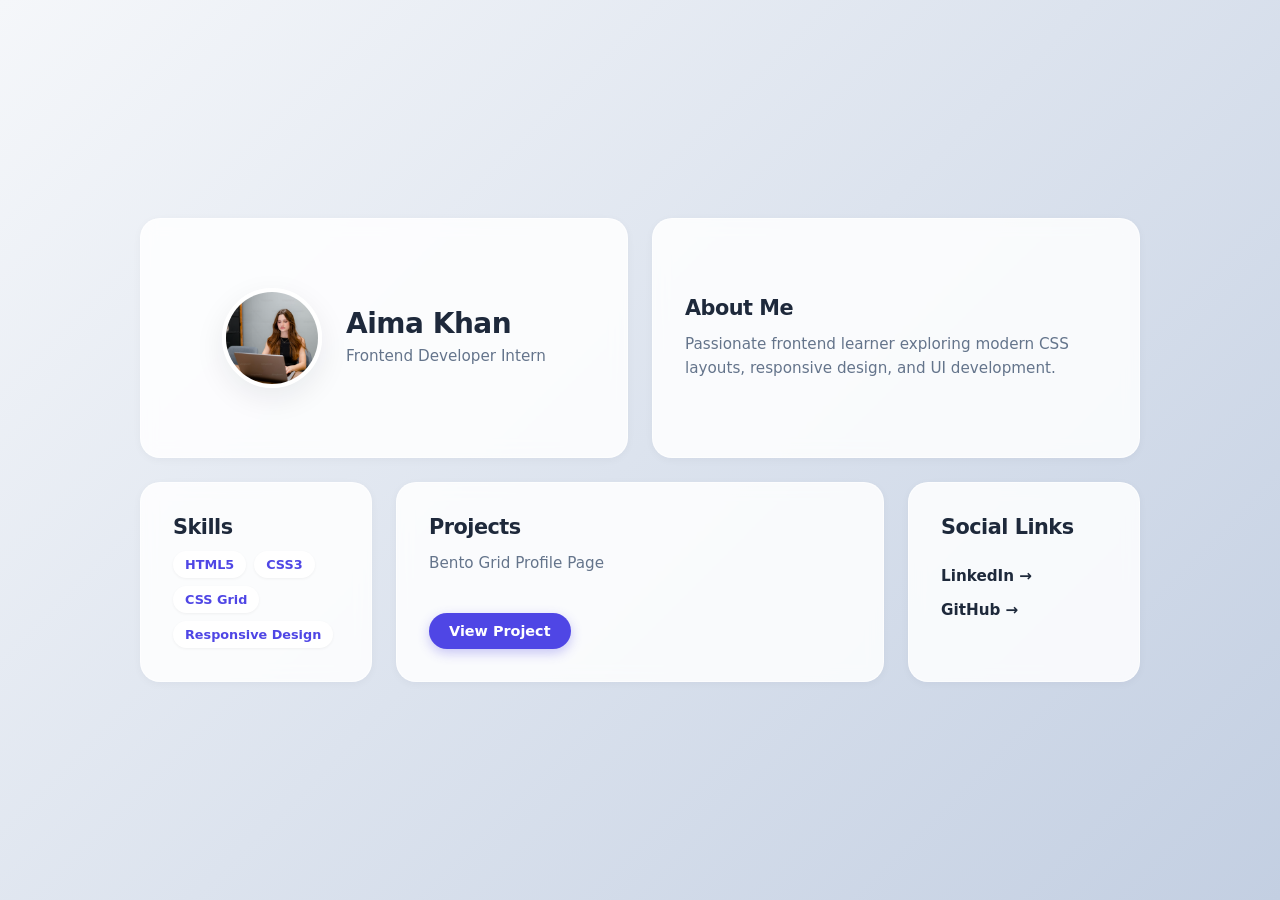
<file: index.html>
<!DOCTYPE html>
<html lang="en">
<head>
    <meta charset="UTF-8">
    <meta name="viewport" content="width=device-width, initial-scale=1.0">
    <title>Bento Grid Profile</title>
    <link rel="stylesheet" href="app.css">
</head>
<body>

<div class="grid-container">

    <div class="card profile-card">
        <img src="images/profile.png" alt="Aima Khan">
        <div class="profile-info">
            <h1>Aima Khan</h1>
            <p>Frontend Developer Intern</p>
        </div>
    </div>

    <div class="card about-card">
        <h2>About Me</h2>
        <p>
            Passionate frontend learner exploring modern CSS layouts,
            responsive design, and UI development.
        </p>
    </div>

    <div class="card skills-card">
        <h2>Skills</h2>
        <ul>
            <li>HTML5</li>
            <li>CSS3</li>
            <li>CSS Grid</li>
            <li>Responsive Design</li>
        </ul>
    </div>

    <div class="card project-card">
        <div>
            <h2>Projects</h2>
            <p>Bento Grid Profile Page</p>
        </div>
        <a href="https://aima-bento.netlify.app" target="_blank" rel="noopener noreferrer">View Project</a>
    </div>

    <div class="card social-card">
        <h2>Social Links</h2>
        <a href="https://linkedin.com" target="_blank">LinkedIn &rarr;</a>
        <a href="https://github.com" target="_blank">GitHub &rarr;</a>
    </div>

</div>

</body>
</html>
</file>
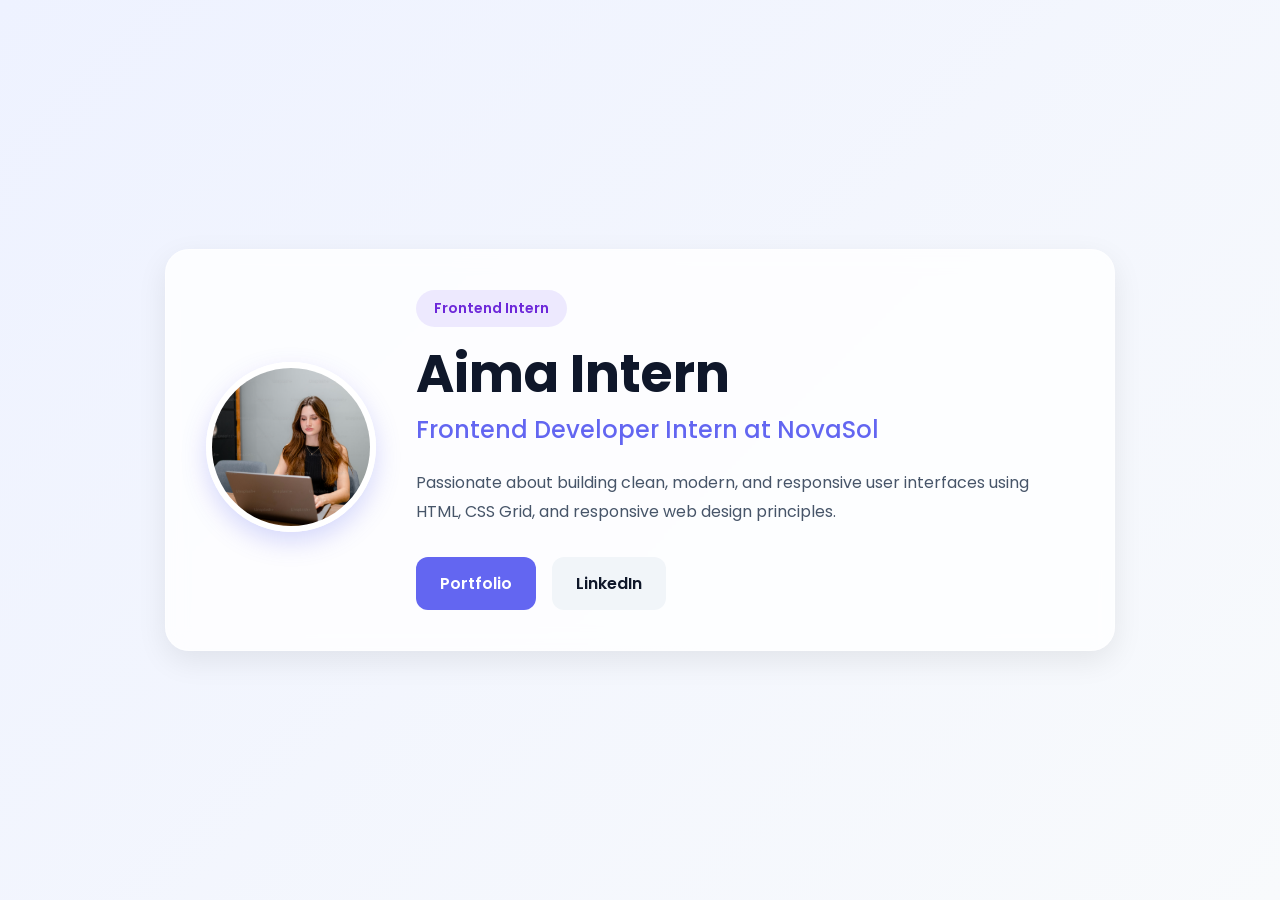
<file: broken-card.html>
<!DOCTYPE html>
<html lang="en">
<head>
    <meta charset="UTF-8">
    <meta name="viewport" content="width=device-width, initial-scale=1.0">
    <title>Professional Profile Card</title>

    <!-- Google Font -->
    <link rel="preconnect" href="https://fonts.googleapis.com">
    <link href="https://fonts.googleapis.com/css2?family=Poppins:wght@300;400;500;600;700&display=swap" rel="stylesheet">

    <link rel="stylesheet" href="style.css">
</head>
<body>

    <div class="profile-card-container">

        <div class="avatar-section">
            <img src="images/profile.png" alt="Aima Khan">
        </div>

        <div class="profile-content">

            <span class="badge">Frontend Intern</span>

            <h1>Aima Intern</h1>

            <h3>Frontend Developer Intern at NovaSol</h3>

            <p>
                Passionate about building clean, modern, and responsive user
                interfaces using HTML, CSS Grid, and responsive web design principles.
            </p>

            <div class="button-group">

    <a href="https://github.com/AimaJahangir"
       target="_blank"
       class="primary-btn">
       Portfolio
    </a>

    <a href="https://linkedin.com/in/aima-jahangir-2098a9412"
       target="_blank"
       class="secondary-btn">
       LinkedIn
    </a>

</div>

        </div>

    </div>

</body>
</html>
</file>
<file: app.css>
/* MODERN CSS VARIABLES */
:root {
    --bg-gradient: linear-gradient(135deg, #f5f7fa 0%, #c3cfe2 100%);
    --card-bg: rgba(255, 255, 255, 0.85);
    --text-main: #1e293b;
    --text-muted: #64748b;
    --accent-color: #4f46e5;
    --accent-hover: #4338ca;
    --shadow-sm: 0 2px 8px rgba(15, 23, 42, 0.04);
    --shadow-md: 0 10px 30px rgba(15, 23, 42, 0.08);
    --radius: 20px;
    --transition: all 0.3s cubic-bezier(0.25, 0.8, 0.25, 1);
}

/* RESET */
* {
    margin: 0;
    padding: 0;
    box-sizing: border-box;
}

body {
    font-family: system-ui, -apple-system, BlinkMacSystemFont, 'Segoe UI', Roboto, sans-serif;
    background: var(--bg-gradient);
    color: var(--text-main);
    min-height: 100vh;
    display: flex;
    align-items: center;
    justify-content: center;
    padding: 40px 20px;
}

/* BENTO GRID LAYOUT */
.grid-container {
    display: grid;
    grid-template-columns: repeat(4, 1fr);
    grid-template-rows: 240px 200px;
    gap: 24px;
    max-width: 1000px;
    width: 100%;
}

/* GLOBAL CARD BASE STYLES */
.card {
    background: var(--card-bg);
    backdrop-filter: blur(8px);
    padding: 32px;
    border-radius: var(--radius);
    box-shadow: var(--shadow-sm);
    border: 1px solid rgba(255, 255, 255, 0.6);
    transition: var(--transition);
    display: flex;
    flex-direction: column;
    justify-content: center;
}

.card:hover {
    transform: translateY(-5px);
    box-shadow: var(--shadow-md);
    border-color: rgba(79, 70, 229, 0.2);
}

/* TYPOGRAPHY */
.card h1 {
    font-size: 1.75rem;
    font-weight: 700;
    letter-spacing: -0.5px;
    margin-bottom: 4px;
}

.card h2 {
    font-size: 1.3rem;
    font-weight: 700;
    letter-spacing: -0.5px;
    margin-bottom: 12px;
}

.card p {
    color: var(--text-muted);
    line-height: 1.6;
    font-size: 0.95rem;
}

/* POSITIONING & CUSTOM CARD HOOKS */

/* Profile Card - Spans columns 1 to 3 (first 2 columns) */
.profile-card {
    grid-column: 1 / 3;
    grid-row: 1 / 2;
    flex-direction: row;
    align-items: center;
    gap: 24px;
    text-align: left;
}

.profile-card img {
    width: 100px;          /* Sets a definitive, professional desktop width */
    height: 100px;         /* Forces a uniform height */
    max-width: 100%;       /* Prevents the image from ever overflowing its parent */
    border-radius: 50%;    /* Keeps it perfectly circular */
    border: 4px solid white;
    box-shadow: var(--shadow-md);
    object-fit: cover;     /* CRITICAL: Ensures the image crops cleanly into the circle without stretching or squeezing */
    flex-shrink: 0;        /* Prevents flexbox layout from crushing the image */
}

/* About Card - Spans columns 3 to 5 (last 2 columns) */
.about-card {
    grid-column: 3 / 5;
    grid-row: 1 / 2;
}

/* Skills Card - Bottom Row, Column 1 */
.skills-card {
    grid-column: 1 / 2;
    grid-row: 2 / 3;
    justify-content: flex-start;
}

.skills-card ul {
    list-style: none;
    display: flex;
    flex-wrap: wrap;
    gap: 8px;
}

.skills-card li {
    background: white;
    padding: 6px 12px;
    border-radius: 20px;
    font-size: 0.8rem;
    font-weight: 600;
    color: var(--accent-color);
    box-shadow: 0 1px 3px rgba(0,0,0,0.05);
}

/* Project Card - Bottom Row, Spans middle 2 columns */
.project-card {
    grid-column: 2 / 4;
    grid-row: 2 / 3;
    justify-content: space-between;
}

.project-card a {
    align-self: flex-start;
    display: inline-block;
    text-decoration: none;
    color: white;
    background: var(--accent-color);
    padding: 10px 20px;
    border-radius: 30px;
    font-size: 0.9rem;
    font-weight: 600;
    box-shadow: 0 4px 12px rgba(79, 70, 229, 0.3);
    transition: var(--transition);
}

.project-card a:hover {
    background: var(--accent-hover);
    box-shadow: 0 6px 16px rgba(79, 70, 229, 0.4);
}

/* Social Card - Bottom Row, Last Column */
.social-card {
    grid-column: 4 / 5;
    grid-row: 2 / 3;
    gap: 16px;
    justify-content: flex-start;
}

.social-card a {
    text-decoration: none;
    color: var(--text-main);
    font-weight: 600;
    font-size: 0.95rem;
    transition: var(--transition);
}

.social-card a:hover {
    color: var(--accent-color);
    transform: translateX(4px);
}

/* RESPONSIVE DESIGN */
@media (max-width: 850px) {
    .grid-container {
        grid-template-columns: repeat(2, 1fr);
        grid-template-rows: auto;
        gap: 16px;
    }

    .profile-card, .about-card, .skills-card, .project-card, .social-card {
        grid-column: auto;
        grid-row: auto;
    }
    
    .profile-card {
        grid-column: span 2;
    }
}

@media (max-width: 550px) {
    .grid-container {
        grid-template-columns: 1fr;
    }
    
    .profile-card {
        grid-column: span 1;
        flex-direction: column;
        text-align: center;
        gap: 16px;
    }
}
</file>
<file: style.css>
/* RESET */

*{
    margin: 0;
    padding: 0;
    box-sizing: border-box;
}

/* BODY */

body{
    font-family: 'Poppins', sans-serif;

    background: linear-gradient(135deg, #eef2ff, #f8fafc);

    min-height: 100vh;

    display: flex;
    justify-content: center;
    align-items: center;

    padding: 40px;
}

/* MAIN CARD */

.profile-card-container{

    width: 100%;
    max-width: 950px;

    background: rgba(255,255,255,0.8);

    backdrop-filter: blur(10px);

    border-radius: 24px;

    padding: 40px;

    display: flex;
    align-items: center;
    gap: 40px;

    box-shadow:
    0 10px 30px rgba(0,0,0,0.08);

    border: 1px solid rgba(255,255,255,0.4);

    transition: 0.3s ease;
}

.profile-card-container:hover{
    transform: translateY(-5px);
}

/* IMAGE */

.avatar-section img{

    width: 170px;
    height: 170px;

    object-fit: cover;

    border-radius: 50%;

    border: 6px solid white;

    box-shadow:
    0 10px 25px rgba(99,102,241,0.25);
}

/* CONTENT */

.profile-content{
    flex: 1;
}

/* BADGE */

.badge{

    display: inline-block;

    background: #ede9fe;

    color: #6d28d9;

    padding: 8px 18px;

    border-radius: 50px;

    font-size: 14px;
    font-weight: 600;

    margin-bottom: 18px;
}

/* NAME */

.profile-content h1{

    font-size: 52px;

    color: #0f172a;

    margin-bottom: 10px;

    line-height: 1.1;
}

/* JOB TITLE */

.profile-content h3{

    color: #6366f1;

    font-size: 24px;

    font-weight: 500;

    margin-bottom: 22px;
}

/* DESCRIPTION */

.profile-content p{

    color: #475569;

    line-height: 1.8;

    font-size: 16px;

    max-width: 650px;

    margin-bottom: 30px;
}

/* BUTTONS */

.button-group{
    display: flex;
    gap: 16px;
}

.button-group a{

    text-decoration: none;

    padding: 14px 24px;

    border-radius: 12px;

    font-weight: 600;

    transition: 0.3s ease;
}

/* PRIMARY BUTTON */

.primary-btn{

    background: #6366f1;

    color: white;
}

.primary-btn:hover{

    background: #4f46e5;

    transform: translateY(-2px);
}

/* SECONDARY BUTTON */

.secondary-btn{

    background: #f1f5f9;

    color: #0f172a;
}

.secondary-btn:hover{

    background: #e2e8f0;
}

/* RESPONSIVE */

@media(max-width: 768px){

    .profile-card-container{

        flex-direction: column;

        text-align: center;

        padding: 30px;
    }

    .profile-content h1{
        font-size: 38px;
    }

    .profile-content h3{
        font-size: 20px;
    }

    .button-group{

        justify-content: center;

        flex-wrap: wrap;
    }
}
</file>
